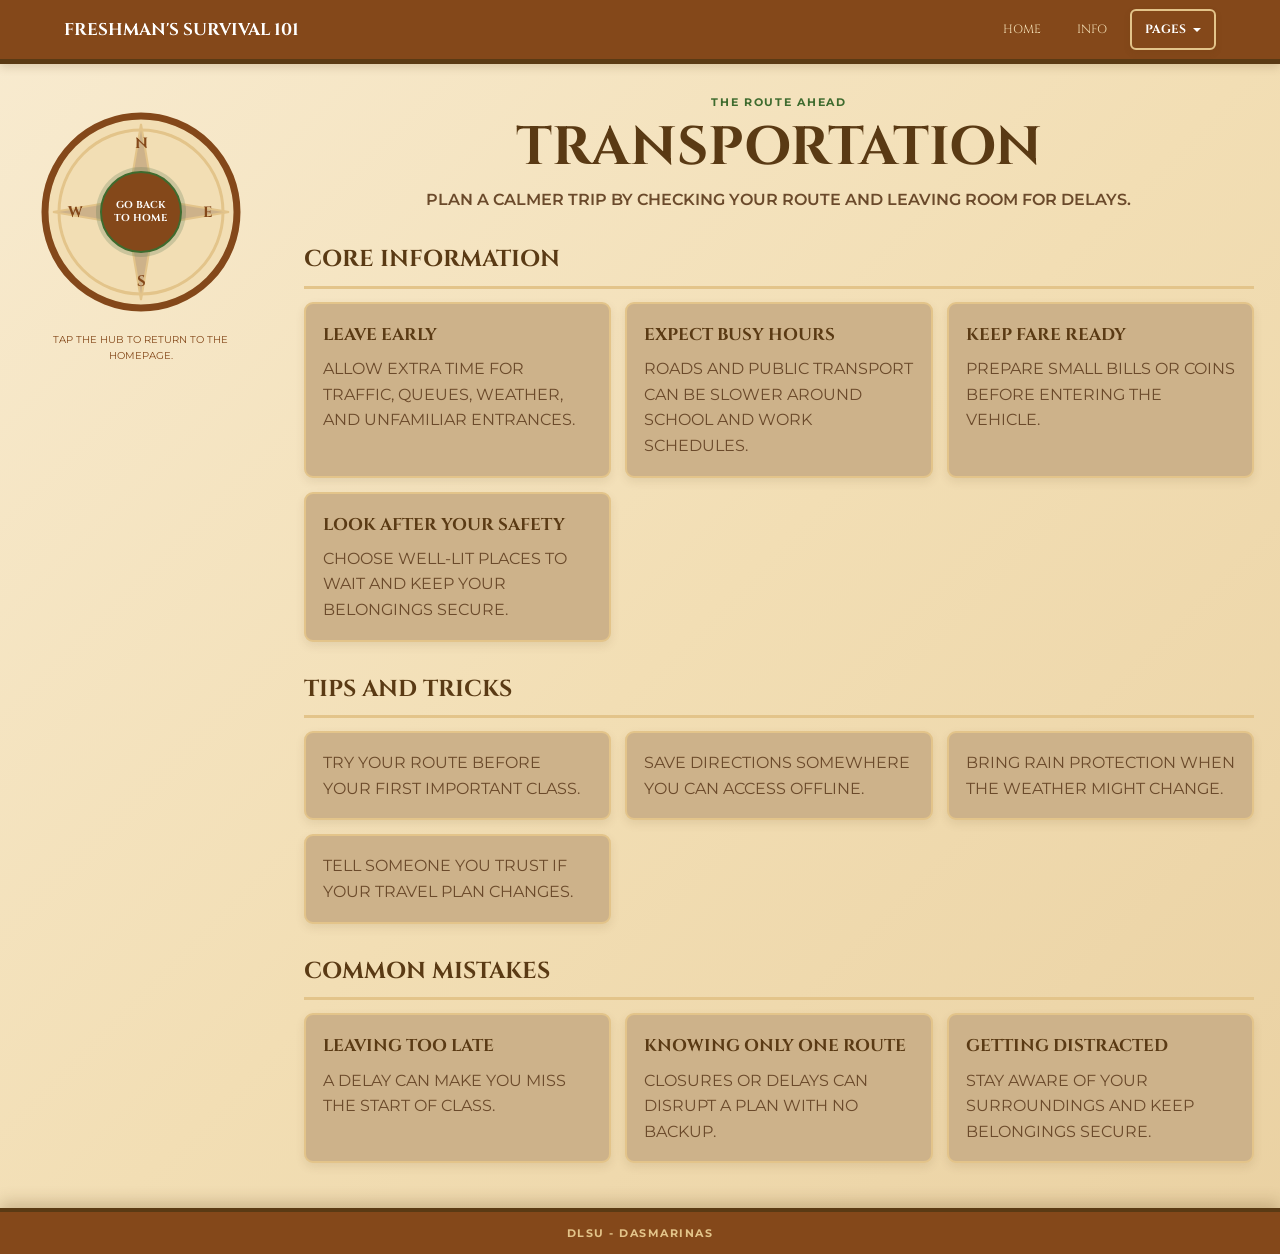
<file: commuting.html>
<!DOCTYPE html>
<html lang="en">
<head>
  <meta charset="UTF-8">
  <meta name="viewport" content="width=device-width, initial-scale=1">
  <title>Campus Life Guides | Freshman's Survival 101</title>
  <link rel="preconnect" href="https://fonts.googleapis.com">
  <link rel="preconnect" href="https://fonts.gstatic.com" crossorigin>
  <link href="https://fonts.googleapis.com/css2?family=Cinzel:wght@600;700&family=Montserrat:wght@400;500;600;700&display=swap" rel="stylesheet">
  <link rel="stylesheet" href="css/style.css?v=homepage-visual-26">
  <link rel="stylesheet" href="css/commuting.css">
</head>
<body>
  <header class="top-bar">
    <a class="logo" href="index.html">Freshman's Survival 101</a>
    <nav aria-label="Main navigation">
      <a href="index.html">Home</a><a href="info.html">Info</a>
      <div class="dropdown"><button class="dropdown-button" type="button">Pages</button>
        <div class="dropdown-menu">
          <a href="info.html#enrollment">Enrollment</a>
          <a href="info.html#syllabus">Syllabus</a>
          <a href="commuting.html#transportation" aria-current="page">Transportation</a>
          <a href="commuting.html#budget">Budget</a>
          <a href="commuting.html#time-management">Time Management</a>
        </div>
      </div>
    </nav>
  </header>

  <main class="commuting-main">
    <div class="guide-layout">
      <aside class="guide-compass" id="guideCompass" aria-label="Guide compass">
        <svg viewBox="0 0 220 220" aria-hidden="true" focusable="false">
          <circle class="guide-compass-rim" cx="110" cy="110" r="96"/>
          <circle class="guide-compass-inner" cx="110" cy="110" r="82"/>
          <path class="guide-compass-point" d="M110 22 L96 105 L110 98 L124 105 Z"/>
          <path class="guide-compass-point" d="M198 110 L115 96 L122 110 L115 124 Z"/>
          <path class="guide-compass-point" d="M110 198 L124 115 L110 122 L96 115 Z"/>
          <path class="guide-compass-point" d="M22 110 L105 124 L98 110 L105 96 Z"/>
          <path class="guide-compass-needle" d="M110 22 L98 105 L110 98 L122 105 Z"/>
          <text class="guide-compass-label" x="110" y="46">N</text>
          <text class="guide-compass-label" x="176" y="115">E</text>
          <text class="guide-compass-label" x="110" y="184">S</text>
          <text class="guide-compass-label" x="44" y="115">W</text>
        </svg>
        <a class="guide-compass-home" href="index.html">GO BACK<br>TO HOME</a>
        <p class="guide-compass-hint">Tap the hub to return to the homepage.</p>
      </aside>
    <div class="commuting-content">
      <section class="guide-view" id="transportation" data-compass-direction="center">
      <section class="page-heading">
        <p class="eyebrow">The Route Ahead</p>
        <h1>Transportation</h1>
        <p class="promise">Plan a calmer trip by checking your route and leaving room for delays.</p>
      </section>

      <section>
        <h2 class="section-title">Core Information</h2>
        <div class="card-grid">
          <article class="card"><h3>Leave Early</h3><p>Allow extra time for traffic, queues, weather, and unfamiliar entrances.</p></article>
          <article class="card"><h3>Expect Busy Hours</h3><p>Roads and public transport can be slower around school and work schedules.</p></article>
          <article class="card"><h3>Keep Fare Ready</h3><p>Prepare small bills or coins before entering the vehicle.</p></article>
          <article class="card"><h3>Look After Your Safety</h3><p>Choose well-lit places to wait and keep your belongings secure.</p></article>
        </div>
      </section>

      <section>
        <h2 class="section-title">Tips and Tricks</h2>
        <div class="card-grid">
          <article class="card"><p>Try your route before your first important class.</p></article>
          <article class="card"><p>Save directions somewhere you can access offline.</p></article>
          <article class="card"><p>Bring rain protection when the weather might change.</p></article>
          <article class="card"><p>Tell someone you trust if your travel plan changes.</p></article>
        </div>
      </section>

      <section>
        <h2 class="section-title">Common Mistakes</h2>
        <div class="card-grid">
          <article class="card"><h3>Leaving Too Late</h3><p>A delay can make you miss the start of class.</p></article>
          <article class="card"><h3>Knowing Only One Route</h3><p>Closures or delays can disrupt a plan with no backup.</p></article>
          <article class="card"><h3>Getting Distracted</h3><p>Stay aware of your surroundings and keep belongings secure.</p></article>
        </div>
      </section>

      </section>

      <section class="guide-view" id="budget" data-compass-direction="west">
      <section class="page-heading">
      <p class="eyebrow">Guard the Treasure</p>
      <h1>Budget</h1>
      <p class="promise">Plan where your allowance goes so everyday costs do not catch you by surprise.</p>
    </section>

    <section>
      <h2 class="section-title">Core Information</h2>
      <div class="card-grid">
        <article class="card"><h3>Small Costs Add Up</h3><p>Food, fares, printing, and school supplies can quietly use up your allowance.</p></article>
        <article class="card"><h3>Know Regular Costs</h3><p>List expected costs, such as transportation, meals, and required materials.</p></article>
        <article class="card"><h3>Plan Flexible Spending</h3><p>Snacks, optional activities, and extra supplies can change from day to day.</p></article>
        <article class="card"><h3>Set a Daily Limit</h3><p>Divide your allowance by the number of days it needs to cover.</p></article>
        <article class="card"><h3>Keep Emergency Money</h3><p>When possible, set aside a small amount for unexpected needs.</p></article>
      </div>
    </section>

    <section>
      <h2 class="section-title">Tips and Tricks</h2>
      <div class="card-grid">
        <article class="card"><p>Separate fare money from flexible spending.</p></article>
        <article class="card"><p>Write down small purchases before you forget.</p></article>
        <article class="card"><p>Check project instructions before buying supplies.</p></article>
        <article class="card"><p>Save receipts when you need to track a purchase.</p></article>
      </div>
    </section>

    <section>
      <h2 class="section-title">Common Mistakes</h2>
      <div class="card-grid">
        <article class="card"><h3>Spending Too Much Early</h3><p>Keep enough for the remaining days of your budget period.</p></article>
        <article class="card"><h3>Forgetting Small Purchases</h3><p>Snacks and printing costs add up when you do not record them.</p></article>
        <article class="card"><h3>Using Emergency Money Casually</h3><p>Try to keep the reserve for unexpected needs.</p></article>
      </div>
    </section>

    <section class="tool-section">
      <h2>Daily Budget Planner</h2>
      <div class="budget-settings">
        <label for="allowanceInput">Allowance (₱)
          <input id="allowanceInput" type="number" min="0" step="100" placeholder="1000">
        </label>
        <label for="daysInput">Number of Days
          <input id="daysInput" type="number" min="1" step="1" placeholder="10">
        </label>
        <label for="dailySpendingInput">Expected Daily Spending (₱)
          <input id="dailySpendingInput" type="number" min="0" step="50" placeholder="300">
        </label>
        <button id="setBudgetButton" type="button">Set Budget</button>
      </div>

      <div class="budget-summary budget-summary-pair">
        <div><span>Daily Budget</span><strong id="dailyBudget">₱0.00</strong></div>
        <div><span>Estimated Daily Savings</span><strong id="estimatedSavings">—</strong></div>
      </div>
      <p id="savingsMessage" class="tool-result" aria-live="polite">Enter expected daily spending to estimate your savings.</p>
      <p id="budgetError" class="error-message" aria-live="polite"></p>
    </section>

      </section>

      <section class="guide-view" id="time-management" data-compass-direction="east">
      <section class="page-heading">
      <p class="eyebrow">Command the Clock</p>
      <h1>Time Management</h1>
      <p class="promise">Build a manageable routine for class, study, rest, and the unexpected.</p>
    </section>

    <section>
      <h2 class="section-title">Core Information</h2>
      <div class="card-grid">
        <article class="card"><h3>A Different Schedule</h3><p>College may have longer breaks between classes and more independent work. Plan some of your own study time.</p></article>
        <article class="card"><h3>Use Vacant Hours</h3><p>Review notes, read a section, or start a small task. You do not need to fill every free minute.</p></article>
        <article class="card"><h3>Start Before the Deadline</h3><p>Break large assignments into smaller steps to avoid last-minute cramming.</p></article>
        <article class="card"><h3>A Study Rule of Thumb</h3><p>About two study hours for each hour of class can be a starting point, not a strict rule.</p></article>
        <article class="card"><h3>Make Rest Part of the Plan</h3><p>Sleep, meals, and breaks support learning. A schedule needs room for rest.</p></article>
      </div>
    </section>

    <section>
      <h2 class="section-title">Tips and Tricks</h2>
      <div class="card-grid">
        <article class="card"><p>Write a short list of today's priorities.</p></article>
        <article class="card"><p>Break projects into steps you can finish in one sitting.</p></article>
        <article class="card"><p>Add travel time and meals to your weekly plan.</p></article>
        <article class="card"><p>Review your schedule once a week and adjust it.</p></article>
      </div>
    </section>

    <section>
      <h2 class="section-title">Common Mistakes</h2>
      <div class="card-grid">
        <article class="card"><h3>Putting Everything Off</h3><p>Starting late leaves less time to ask for help or fix a problem.</p></article>
        <article class="card"><h3>Overloading Your Day</h3><p>Leave room for delays, breaks, and tasks that take longer than expected.</p></article>
        <article class="card"><h3>Skipping Sleep</h3><p>Late nights can make it harder to focus and remember what you studied.</p></article>
      </div>
    </section>

    <section>
      <h2 class="section-title">Build a Weekly Routine</h2>
      <div class="card">
        <p>Start by marking your classes and deadlines, then set aside realistic study blocks. Include travel, meals, and sleep, and leave open time for breaks or unexpected changes. Review your plan once a week and adjust it when your workload changes.</p>
      </div>
    </section>
      </section>
    </div>
    </div>
  </main>

  <script src="guide-views.js"></script>
  <script src="budget.js"></script>
  <footer>DLSU - Dasmarinas</footer>
</body>
</html>
</file>
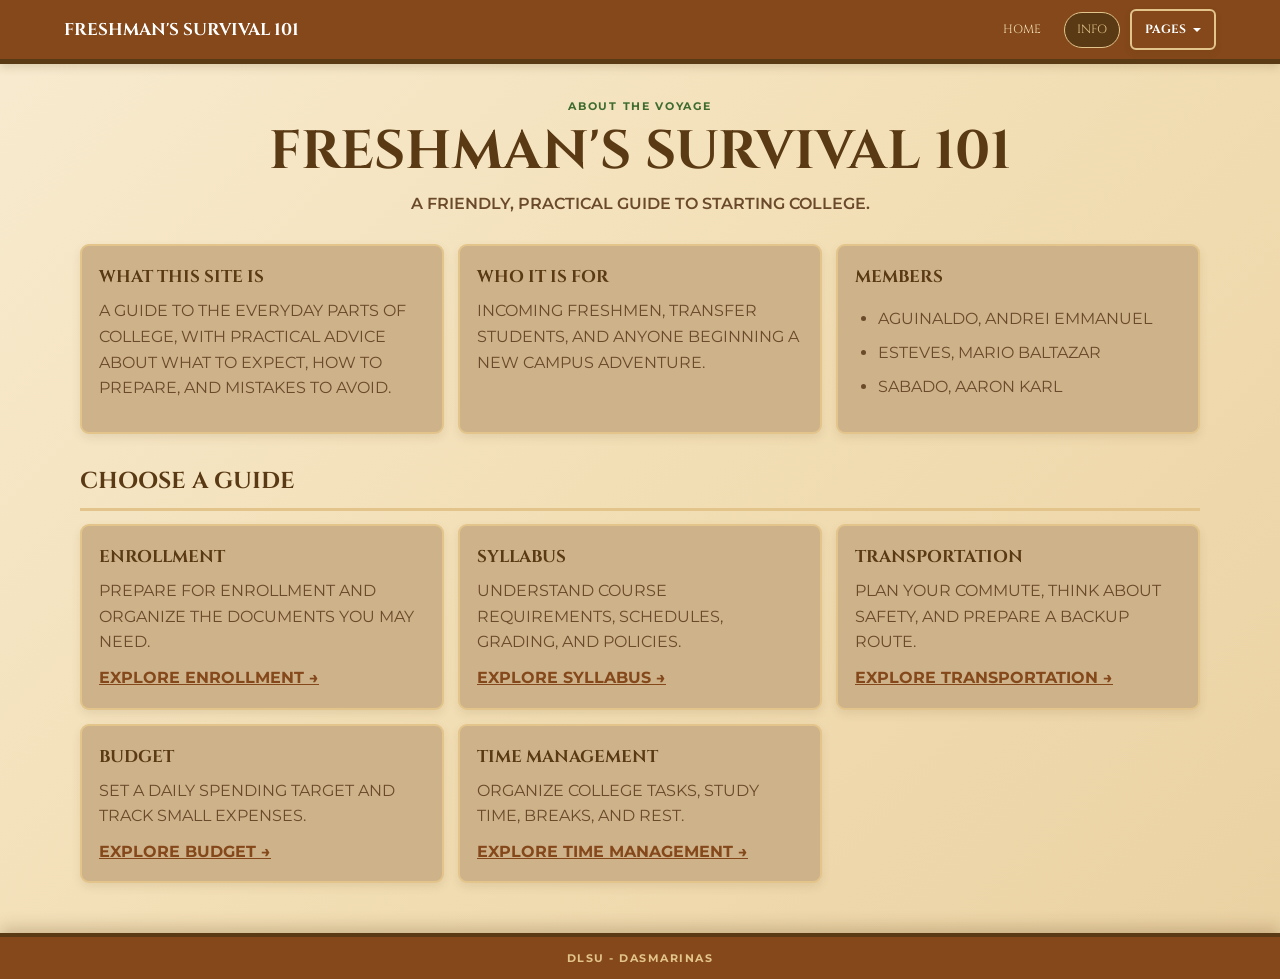
<file: info.html>
<!DOCTYPE html>
<html lang="en">
<head>
  <meta charset="UTF-8">
  <meta name="viewport" content="width=device-width, initial-scale=1">
  <title>College Guides | Freshman's Survival 101</title>
  <link rel="preconnect" href="https://fonts.googleapis.com">
  <link rel="preconnect" href="https://fonts.gstatic.com" crossorigin>
  <link href="https://fonts.googleapis.com/css2?family=Cinzel:wght@600;700&family=Montserrat:wght@400;500;600;700&display=swap" rel="stylesheet">
  <link rel="stylesheet" href="css/style.css?v=homepage-visual-26">
</head>
<body>
  <header class="top-bar">
    <a class="logo" href="index.html">Freshman's Survival 101</a>
    <nav aria-label="Main navigation">
      <a href="index.html">Home</a><a href="info.html" aria-current="page">Info</a>
      <div class="dropdown"><button class="dropdown-button" type="button">Pages</button>
        <div class="dropdown-menu">
          <a href="info.html#enrollment">Enrollment</a>
          <a href="info.html#syllabus">Syllabus</a>
          <a href="commuting.html#transportation">Transportation</a>
          <a href="commuting.html#budget">Budget</a>
          <a href="commuting.html#time-management">Time Management</a>
        </div>
      </div>
    </nav>
  </header>

  <main class="page-main">
    <div class="guide-layout">
      <aside class="guide-compass" id="guideCompass" aria-label="Guide compass" hidden>
        <svg viewBox="0 0 220 220" aria-hidden="true" focusable="false">
          <circle class="guide-compass-rim" cx="110" cy="110" r="96"/>
          <circle class="guide-compass-inner" cx="110" cy="110" r="82"/>
          <path class="guide-compass-point" d="M110 22 L96 105 L110 98 L124 105 Z"/>
          <path class="guide-compass-point" d="M198 110 L115 96 L122 110 L115 124 Z"/>
          <path class="guide-compass-point" d="M110 198 L124 115 L110 122 L96 115 Z"/>
          <path class="guide-compass-point" d="M22 110 L105 124 L98 110 L105 96 Z"/>
          <path class="guide-compass-needle" d="M110 22 L98 105 L110 98 L122 105 Z"/>
          <text class="guide-compass-label" x="110" y="46">N</text>
          <text class="guide-compass-label" x="176" y="115">E</text>
          <text class="guide-compass-label" x="110" y="184">S</text>
          <text class="guide-compass-label" x="44" y="115">W</text>
        </svg>
        <a class="guide-compass-home" href="index.html">GO BACK<br>TO HOME</a>
        <p class="guide-compass-hint">Tap the hub to return to the homepage.</p>
      </aside>
      <div class="guide-content">
    <section class="guide-view" id="overview">
    <section class="page-heading">
      <p class="eyebrow">About the Voyage</p>
      <h1>Freshman's Survival 101</h1>
      <p class="promise">A friendly, practical guide to starting college.</p>
    </section>

    <section class="card-grid about-grid">
      <article class="card">
        <h2>What This Site Is</h2>
        <p>A guide to the everyday parts of college, with practical advice about what to expect, how to prepare, and mistakes to avoid.</p>
      </article>
      <article class="card">
        <h2>Who It Is For</h2>
        <p>Incoming freshmen, transfer students, and anyone beginning a new campus adventure.</p>
      </article>
      <article class="card">
        <h2>Members</h2>
        <ul class="plain-list">
          <li>Aguinaldo, Andrei Emmanuel</li>
          <li>Esteves, Mario Baltazar</li>
          <li>Sabado, Aaron Karl</li>
        </ul>
      </article>
    </section>

    <section>
      <h2 class="section-title">Choose a Guide</h2>
      <div class="card-grid">
        <article class="card"><h3>Enrollment</h3><p>Prepare for enrollment and organize the documents you may need.</p><a class="text-link" href="info.html#enrollment">Explore Enrollment →</a></article>
        <article class="card"><h3>Syllabus</h3><p>Understand course requirements, schedules, grading, and policies.</p><a class="text-link" href="info.html#syllabus">Explore Syllabus →</a></article>
        <article class="card"><h3>Transportation</h3><p>Plan your commute, think about safety, and prepare a backup route.</p><a class="text-link" href="commuting.html#transportation">Explore Transportation →</a></article>
        <article class="card"><h3>Budget</h3><p>Set a daily spending target and track small expenses.</p><a class="text-link" href="commuting.html#budget">Explore Budget →</a></article>
        <article class="card"><h3>Time Management</h3><p>Organize college tasks, study time, breaks, and rest.</p><a class="text-link" href="commuting.html#time-management">Explore Time Management →</a></article>
      </div>
    </section>

    </section>

    <section class="guide-view" id="enrollment" data-compass-direction="north">
    <section class="page-heading">
      <p class="eyebrow">Your First Step Ashore</p>
      <h1>Enrollment</h1>
      <p class="promise">Learn the usual steps and prepare your documents before enrollment gets busy.</p>
    </section>

    <section>
      <h2 class="section-title">Core Information</h2>
      <div class="card-grid">
        <article class="card card-wide">
          <h3>How Enrollment Works</h3>
          <ol class="number-list">
            <li>Check and save your admission result.</li>
            <li>Submit documents as directed by [REPLACE: ADMISSION OFFICE OR WEBSITE].</li>
            <li>Review your assessment and ask about any unclear fees.</li>
            <li>Pay using [REPLACE: APPROVED PAYMENT METHOD] and keep the receipt.</li>
            <li>Confirm your subjects, section, schedule, and rooms AT YOUR STUDENT PORTAL OR STRAIGHT TO THE OFFICE.</li>
            <li>Follow instructions for your ID and orientation at [REPLACE: ID AND ORIENTATION DETAILS].</li>
          </ol>
        </article>

        <article class="card card-wide">
          <h3>Documents You May Need</h3>
          <p>Open each item for a short explanation. Confirm exact requirements with your school.</p>
          <div class="document-list">
            <article class="document-card">
              <button class="document-toggle" type="button" aria-expanded="false">Birth Certificate (PSA)</button>
              <div class="document-details"><p><strong>What:</strong> Official record of birth.</p><p><strong>Where:</strong> PSA office or authorized service.</p><p><strong>Tip:</strong> Ask if an original is required and bring photocopies.</p></div>
            </article>
            <article class="document-card">
              <button class="document-toggle" type="button" aria-expanded="false">Report Card (Form 138)</button>
              <div class="document-details"><p><strong>What:</strong> Your high school record.</p><p><strong>Where:</strong> Your previous school's registrar.</p><p><strong>Tip:</strong> Check signature and original-copy requirements.</p></div>
            </article>
            <article class="document-card">
              <button class="document-toggle" type="button" aria-expanded="false">Good Moral Certificate</button>
              <div class="document-details"><p><strong>What:</strong> A certificate about your student conduct.</p><p><strong>Where:</strong> Previous school's guidance office or registrar.</p><p><strong>Tip:</strong> Request it early so there is time for signatures.</p></div>
            </article>
            <article class="document-card">
              <button class="document-toggle" type="button" aria-expanded="false">2x2 ID Pictures</button>
              <div class="document-details"><p><strong>What:</strong> Recent photographs for student records.</p><p><strong>Where:</strong> Photo studio or school booth.</p><p><strong>Tip:</strong> Bring 2 to 3 extra copies and check background rules.</p></div>
            </article>
            <article class="document-card">
              <button class="document-toggle" type="button" aria-expanded="false">Medical Certificate</button>
              <div class="document-details"><p><strong>What:</strong> A health document completed by a provider.</p><p><strong>Where:</strong> A clinic or [REPLACE: SCHOOL HEALTH OFFICE].</p><p><strong>Tip:</strong> Ask for the school's form before your appointment.</p></div>
            </article>
            <article class="document-card">
              <button class="document-toggle" type="button" aria-expanded="false">Valid Identification</button>
              <div class="document-details"><p><strong>What:</strong> An accepted government or school ID.</p><p><strong>Where:</strong> The agency or school that issues it.</p><p><strong>Tip:</strong> Keep the original safe and bring a photocopy if asked.</p></div>
            </article>
            <article class="document-card">
              <button class="document-toggle" type="button" aria-expanded="false">Application or Admission Form</button>
              <div class="document-details"><p><strong>What:</strong> A form with your personal and program information.</p><p><strong>Where:</strong> [REPLACE: ADMISSION WEBSITE OR OFFICE].</p><p><strong>Tip:</strong> Check spelling and contact details before submitting.</p></div>
            </article>
          </div>
        </article>

      </div>
    </section>

    <section>
      <h2 class="section-title">Tips and Tricks</h2>
      <div class="card-grid">
        <article class="card"><p>Use one folder for originals and one for photocopies.</p></article>
        <article class="card"><p>Check requirements before traveling to campus.</p></article>
        <article class="card"><p>Photograph receipts and confirmation slips.</p></article>
        <article class="card"><p>Ask for written instructions if there are many steps.</p></article>
      </div>
    </section>

    <section>
      <h2 class="section-title">Common Mistakes</h2>
      <div class="card-grid">
        <article class="card"><h3>Going on the Last Day</h3><p>Long lines or a missing paper can add stress.</p></article>
        <article class="card"><h3>Forgetting a Document</h3><p>Confirm which originals and copies are required.</p></article>
        <article class="card"><h3>Not Checking the Schedule</h3><p>Review your section, subjects, rooms, and class times.</p></article>
      </div>
    </section>

    <section class="tool-section">
      <h2>Document Checklist</h2>
      <p id="doneCounter" class="tool-counter" aria-live="polite">DONE: 0 OF 7</p>
      <p id="allDoneMessage" class="all-done" aria-live="polite"></p>
      <div id="documentChecklist" class="checklist"></div>
    </section>
    </section>

    <section class="guide-view" id="syllabus" data-compass-direction="south">
    <section class="page-heading">
      <p class="eyebrow">Read the Course Map</p>
      <h1>Syllabus</h1>
      <p class="promise">Use your syllabus to plan ahead and understand what each course expects.</p>
    </section>

    <section>
      <h2 class="section-title">Core Information</h2>
      <div class="card-grid">
        <article class="card"><h3>What Is a Syllabus?</h3><p>A syllabus is a course guide explaining what you will study, what work you will do, and how the class is organized.</p></article>
        <article class="card"><h3>Why It Matters</h3><p>It helps you check deadlines, rules, and requirements instead of relying on memory.</p></article>
        <article class="card"><h3>How to Read One</h3><p>Start with course expectations and grading. Then check the schedule and policies and write important dates down.</p></article>
        <article class="card"><h3>Course Description</h3><p>Introduces the subject and the main skills you are expected to gain.</p></article>
        <article class="card"><h3>Topics and Schedule</h3><p>Lists lessons and activities. The order may change, so listen for updates.</p></article>
        <article class="card"><h3>Grading System</h3><p>Explains the types of work used to calculate your grade and percentage.</p></article>
        <article class="card"><h3>Quizzes and Projects</h3><p>Lists assignments, projects, quizzes, and how to submit them.</p></article>
        <article class="card"><h3>Class Participation</h3><p>Explains whether discussions, attendance, or activities are part of the course.</p></article>
        <article class="card"><h3>Attendance and Late Work</h3><p>Check each instructor's rules in terms of class attendance.</p></article>
      </div>
    </section>

    <section>
      <h2 class="section-title">Tips and Tricks</h2>
      <div class="card-grid">
        <article class="card"><p>Read the entire syllabus during the first week.</p></article>
        <article class="card"><p>Add major deadlines to your calendar immediately.</p></article>
        <article class="card"><p>Keep a copy where you can find it quickly.</p></article>
        <article class="card"><p>Ask early if a requirement is unclear.</p></article>
      </div>
    </section>

    <section>
      <h2 class="section-title">Common Mistakes</h2>
      <div class="card-grid">
        <article class="card"><h3>Never Reading It</h3><p>You may miss grading, attendance, or assignment rules.</p></article>
        <article class="card"><h3>Missing Deadlines</h3><p>Write dates down instead of expecting to remember them.</p></article>
        <article class="card"><h3>Assuming Every Course Is the Same</h3><p>Check each instructor's expectations separately.</p></article>
      </div>
    </section>

    <section class="tool-section">
      <h2>GPA Scale</h2>
      <div class="checklist gpa-scale-list">
        <div><strong>4.00</strong> — Highest</div>
        <div><strong>3.00</strong> — Above average</div>
        <div><strong>2.00</strong> — Average</div>
        <div><strong>1.00</strong> — Lowest</div>
      </div>
      <p class="scale-note">Scale meanings may vary by school; check your syllabus for the official grading system.</p>
    </section>
    </section>
      </div>
    </div>
  </main>

  <script src="guide-views.js"></script>
  <script src="enrollment.js"></script>
  <footer>DLSU - Dasmarinas</footer>
</body>
</html>
</file>
<file: css/style.css>
:root {
  --cream: #f2deb4;  --brown: #84481a;  --dark: #5a3a14;  --tan: #cdb28a;  --gold: #e3c48a;  --green: #3e6b2e;  --coral: #d9735f;  --text: #6b4a2b;
}
* {
  box-sizing: border-box;
}
html {
  min-height: 100%;  scroll-behavior: smooth;
}
body {
  min-height: 100vh;  margin: 0;  display: flex;  flex-direction: column;  background: linear-gradient(135deg, #f8ebd0 0%, var(--cream) 52%, #ead1a2 100%);  color: var(--text);  font-family: "Montserrat", Arial, sans-serif;  text-transform: uppercase;  line-height: 1.6;
}
h1, h2, h3, .logo, nav, .compass-button, .compass-letter {
  font-family: "Cinzel", Georgia, serif;
}
button, input {
  font: inherit;  text-transform: uppercase;
}
button, a, input {
  outline: none;
}
button:focus-visible, a:focus-visible, input:focus-visible {
  outline: 3px solid var(--coral);  outline-offset: 3px;
}
button {
  cursor: pointer;
}
button, .top-bar nav > a, .dropdown-menu a, .compass-button {
  font-family: "Cinzel", Georgia, serif;
}
.top-bar {
  position: relative;  z-index: 10;  min-height: 58px;  padding: 9px 5%;  display: flex;  align-items: center;  justify-content: space-between;  gap: 20px;  border-bottom: 5px solid var(--dark);  background: var(--brown);  color: white;  box-shadow: 0 3px 9px rgba(90, 58, 20, 0.18);
}
.logo {
  color: white;  font-size: 17px;  font-weight: 700;  text-decoration: none;
}
nav {
  display: flex;  align-items: center;  gap: 10px;
}
nav > a, .dropdown-button {
  min-height: 36px;  display: inline-flex;  align-items: center;  padding: 7px 12px;  border: 1px solid transparent;  border-radius: 999px;  color: var(--cream);  font-size: 12px;  text-decoration: none;  transition: background 150ms ease, border-color 150ms ease, color 150ms ease;
}
nav > a:hover, .dropdown-button:hover, .dropdown:hover .dropdown-button, .dropdown:focus-within .dropdown-button {
  border-color: var(--gold);  background: rgba(90, 58, 20, 0.45);  color: var(--gold);
}
nav > a[aria-current="page"] {
  border-color: var(--gold);  background: var(--dark);  color: var(--gold);
}
.logo:hover {
  color: var(--gold);
}
.dropdown {
  position: relative;
}
.dropdown-button {
  background: transparent;
}
.dropdown-button::after {
  width: 0;  height: 0;  margin-left: 7px;  border: 4px solid transparent;  border-top-color: currentColor;  content: "";  translate: 0 2px;
}
.dropdown-menu {
  position: absolute;  top: 100%;  right: 0;  display: none;  width: 210px;  padding: 8px;  border: 2px solid var(--gold);  border-radius: 7px;  background: var(--brown);  box-shadow: 0 8px 18px rgba(90, 58, 20, 0.22);
}
.dropdown:hover .dropdown-menu, .dropdown:focus-within .dropdown-menu {
  display: block;
}
.dropdown-menu a {
  display: block;  padding: 9px 11px;  border-radius: 4px;  color: white;  font-size: 12px;  text-decoration: none;
}
.dropdown-menu a:hover {
  background: var(--coral);
}
main {
  flex: 1;
}
.home-main, .page-main {
  width: min(1120px, 92%);  margin: 0 auto;  padding: 34px 0 50px;
}
.guide-layout {
  display: grid;  grid-template-columns: minmax(180px, 230px) minmax(0, 1fr);  align-items: start;  gap: clamp(24px, 4vw, 48px);
}
.guide-layout:not(.has-compass) {
  display: block;
}
.guide-content, .commuting-content {
  min-width: 0;
}
.guide-compass {
  position: sticky;  top: 24px;  width: min(220px, 100%);  margin: 8px auto 0;  display: grid;  justify-items: center;  text-align: center;
}
.guide-compass[hidden] {
  display: none;
}
.guide-compass svg {
  display: block;  width: 100%;  height: auto;
}
.guide-compass-rim {
  fill: var(--cream);  stroke: var(--brown);  stroke-width: 7;
}
.guide-compass-inner {
  fill: none;  stroke: #e3c48a;  stroke-width: 3;
}
.guide-compass-point {
  fill: #cdb28a;  stroke: #e3c48a;  stroke-width: 2;
}
.guide-compass-needle {
  fill: var(--green);  stroke: #e3c48a;  stroke-width: 2;  transform-box: view-box;  transform-origin: 110px 110px;  transition: transform 250ms ease, opacity 250ms ease;
}
.guide-compass[data-direction="east"] .guide-compass-needle {
  transform: rotate(90deg);
}
.guide-compass[data-direction="south"] .guide-compass-needle {
  transform: rotate(180deg);
}
.guide-compass[data-direction="west"] .guide-compass-needle {
  transform: rotate(270deg);
}
.guide-compass[data-direction="center"] .guide-compass-needle {
  opacity: 0;
}
.guide-compass-label {
  fill: var(--brown);  font-family: "Cinzel", Georgia, serif;  font-size: 15px;  font-weight: 700;  text-anchor: middle;
}
.guide-compass-home {
  position: absolute;  top: 110px;  left: 50%;  width: 82px;  height: 82px;  translate: -50% -50%;  display: grid;  place-content: center;  border: 2px solid var(--gold);  border-radius: 50%;  background: var(--brown);  box-shadow: 0 5px 12px rgba(90, 58, 20, 0.2);  color: white;  font-family: "Cinzel", Georgia, serif;  font-size: 10px;  font-weight: 700;  line-height: 1.35;  text-decoration: none;  transition: border-color 150ms ease, box-shadow 150ms ease;
}
.guide-compass-home:hover, .guide-compass-home:focus-visible, .guide-compass[data-direction="center"] .guide-compass-home {
  border-color: var(--green);  box-shadow: 0 0 0 4px rgba(63, 107, 69, 0.22);
}
.guide-compass-hint {
  margin: 10px 0 0;  color: var(--brown);  font-size: 10px;
}
.guide-view[data-compass-direction] {
  scroll-margin-top: 290px;
}
.home-main {
  width: min(1280px, 94%);  padding-top: 24px;
}
.home-intro {
  max-width: 760px;  margin: 0 auto 20px;  text-align: center;
}
.home-intro h1 {
  margin: 4px 0 7px;  color: var(--dark);  font-size: clamp(27px, 3.6vw, 42px);  line-height: 1.2;
}
.home-intro > p:last-child {
  margin: 0;
}
.eyebrow {
  margin: 0 0 4px;  color: var(--green);  font-size: 11px;  font-weight: 700;  letter-spacing: 1.7px;
}
.home-columns {
  min-height: 440px;  display: grid;  grid-template-columns: minmax(330px, 0.85fr) minmax(0, 1.35fr);  align-items: center;  gap: clamp(26px, 5vw, 68px);
}
.compass-column, .map-column {
  min-width: 0;
}
.compass-wrapper {
  position: relative;  width: min(410px, 100%);  aspect-ratio: 1;  margin: 0 auto;
}
.compass-svg {
  display: block;  width: 100%;  height: 100%;  transform-origin: center;  transition: transform 600ms ease;  filter: drop-shadow(0 8px 10px rgba(90, 58, 20, 0.2));
}
.compass-letter {
  font-size: 24px;  font-weight: 700;
}
.compass-button {
  position: absolute;  z-index: 3;  min-height: 30px;  padding: 5px 9px;  border: 2px solid var(--gold);  border-radius: 999px;  background: var(--brown);  color: white;  font-size: 8px;  font-weight: 700;  line-height: 1.1;  white-space: nowrap;  box-shadow: 0 3px 7px rgba(90, 58, 20, 0.22);  transition: transform 150ms ease, background 150ms ease;
}
.compass-north {
  top: -5px;  left: 50%;  translate: -50% 0;
}
.compass-south {
  bottom: -5px;  left: 50%;  translate: -50% 0;
}
.compass-west {
  top: 50%;  left: -12px;  translate: -50% -50%;
}
.compass-east {
  top: 50%;  right: -12px;  translate: 50% -50%;
}
.compass-center {
  top: 50%;  left: 50%;  min-width: 104px;  translate: -50% -50%;
}
.compass-button:hover, .compass-button.active {
  background: var(--coral);  transform: scale(1.06);
}
.compass-caption, .map-caption {
  margin: 8px 0 0;  font-size: 10px;  text-align: center;
}
.map-heading {
  display: flex;  align-items: center;  gap: 11px;  margin-bottom: 10px;
}
.map-heading h2, .map-heading p {
  margin: 0;
}
.map-heading h2 {
  color: var(--dark);  font-size: 22px;
}
.map-stamp {
  width: 40px;  height: 40px;  display: grid;  flex: 0 0 auto;  place-items: center;  border: 2px solid var(--gold);  border-radius: 50%;  background: var(--brown);  color: var(--gold);  font-size: 20px;
}
.map-frame {
  overflow: hidden;  padding: 6px;  border: 8px ridge var(--brown);  border-radius: 16px;  background: linear-gradient(135deg, #edcf91, #a76b2c 48%, #edcf91);  box-shadow: inset 0 0 0 2px var(--gold), 0 8px 15px rgba(90, 58, 20, 0.22);
}
.map-svg {
  display: block;  width: 100%;  height: auto;  aspect-ratio: 1920 / 1080;
}
.map-fallback {
  pointer-events: none;
}
.map-label {
  fill: var(--dark);  font-family: "Cinzel", Georgia, serif;  font-size: 40px;  font-weight: 700;  paint-order: stroke;  stroke: var(--cream);  stroke-width: 2px;  stroke-linejoin: round;  text-anchor: middle;  pointer-events: none;
}
.map-label-long {
  font-size: 32px;
}
.map-label-transportation {
  font-size: 36px;
}
.map-label-backplate {
  fill: rgba(242, 222, 180, 0.94);  stroke: #cdb28a;  stroke-width: 3;
}
.tip-strip {
  display: grid;  grid-template-columns: 220px minmax(0, 1fr) auto;  align-items: center;  gap: 18px;  margin-top: 22px;  padding: 16px 19px;  border: 2px solid var(--gold);  border-radius: 9px;  background: rgba(205, 178, 138, 0.72);
}
.tip-strip h2, .tip-strip p {
  margin: 0;
}
.tip-strip h2 {
  color: var(--dark);  font-size: 17px;
}
.tip-strip > p {
  text-align: center;  font-weight: 600;
}
button[type="button"], button[type="submit"] {
  padding: 9px 13px;  border: 2px solid var(--gold);  border-radius: 6px;  background: var(--brown);  color: white;  font-weight: 700;  box-shadow: 0 3px 7px rgba(90, 58, 20, 0.12);  transition: background 150ms ease, transform 150ms ease;
}
button[type="button"]:hover, button[type="submit"]:hover {
  background: var(--coral);  transform: translateY(-1px);
}
button.document-toggle:hover, button.document-toggle:focus-visible {
  background: var(--dark);
}
.guide-view[hidden] {
  display: none;
}
.page-heading {
  margin-bottom: 28px;  text-align: center;
}
.page-heading h1 {
  margin: 3px 0 6px;  color: var(--dark);  font-size: clamp(32px, 5vw, 54px);  line-height: 1.2;
}
.promise {
  max-width: 760px;  margin: 0 auto;  font-weight: 600;
}
.section-title {
  margin: 30px 0 13px;  padding-bottom: 7px;  border-bottom: 3px solid var(--gold);  color: var(--dark);  font-size: 23px;
}
.card-grid {
  display: grid;  grid-template-columns: repeat(3, minmax(0, 1fr));  gap: 14px;
}
.card {
  padding: 17px;  border: 2px solid var(--gold);  border-radius: 9px;  background: var(--tan);  box-shadow: 0 4px 10px rgba(90, 58, 20, 0.1);
}
.card h2, .card h3 {
  margin: 0 0 8px;  color: var(--dark);  font-size: 17px;
}
.card p {
  margin: 0;
}
.card-wide {
  grid-column: 1 / -1;
}
.number-list, .plain-list {
  padding-left: 23px;
}
.number-list li, .plain-list li {
  margin-bottom: 8px;
}
.document-list {
  display: grid;  grid-template-columns: repeat(2, minmax(0, 1fr));  gap: 9px;
}
.document-card {
  overflow: hidden;  border: 1px solid var(--gold);  border-radius: 6px;  background: var(--cream);
}
.document-toggle {
  width: 100%;  border-radius: 0 !important;  text-align: left;
}
.document-details {
  display: none;  padding: 9px 12px;
}
.document-details p {
  margin: 5px 0;
}
.document-card.expanded .document-details {
  display: block;
}
.tool-section {
  margin-top: 32px;  padding: 22px;  border: 2px solid var(--gold);  border-radius: 9px;  background: rgba(205, 178, 138, 0.55);
}
.tool-section h2 {
  margin-top: 0;  color: var(--dark);
}
.tool-counter, .all-done, .tool-result {
  font-weight: 700;
}
.all-done {
  color: var(--green);
}
.checklist {
  display: grid;  grid-template-columns: repeat(2, minmax(0, 1fr));  gap: 8px;
}
.checklist label {
  display: flex;  align-items: center;  gap: 8px;  padding: 9px;  border: 1px solid var(--gold);  border-radius: 6px;  background: var(--cream);  cursor: pointer;
}
.gpa-scale-list > div {
  display: flex;  align-items: center;  gap: 8px;  padding: 9px;  border: 1px solid var(--gold);  border-radius: 6px;  background: var(--cream);
}
.scale-note {
  margin-bottom: 0;  font-size: 0.9rem;
}
.checklist input, .task-list input[type="checkbox"] {
  width: auto;  accent-color: var(--green);
}
.grade-rows {
  display: grid;  gap: 9px;  margin: 14px 0;
}
.grade-row {
  display: grid;  grid-template-columns: 1fr 1fr;  gap: 10px;
}
.grade-row label, .budget-settings label {
  font-weight: 700;
}
input {
  width: 100%;  margin-top: 4px;  padding: 10px;  border: 2px solid var(--tan);  border-radius: 6px;  background: #fffaf0;  color: var(--text);
}
.budget-settings, .task-form {
  display: flex;  align-items: end;  gap: 10px;
}
.budget-settings label {
  flex: 1;
}
.budget-summary {
  display: grid;  grid-template-columns: repeat(4, minmax(0, 1fr));  gap: 9px;  margin: 17px 0;
}
.budget-summary-pair {
  grid-template-columns: repeat(2, minmax(0, 1fr));
}
.budget-summary div {
  padding: 11px 8px;  border: 2px solid var(--gold);  border-radius: 7px;  background: var(--cream);  text-align: center;
}
.budget-summary span, .budget-summary strong {
  display: block;
}
.budget-summary strong {
  color: var(--green);
}
.task-form input {
  flex: 1;
}
.task-list {
  margin: 12px 0 0;  padding: 0;  list-style: none;
}
.task-list li {
  display: flex;  align-items: center;  justify-content: space-between;  gap: 10px;  margin-bottom: 7px;  padding: 9px;  border: 1px solid var(--gold);  border-radius: 6px;  background: var(--cream);
}
.task-list label {
  display: flex;  flex: 1;  align-items: center;  gap: 8px;  cursor: pointer;
}
.task-list li.done span {
  text-decoration: line-through;  opacity: 0.65;
}
.error-message {
  min-height: 24px;  color: #8d3026;  font-weight: 700;
}
.text-link {
  display: inline-block;  margin-top: 10px;  color: var(--brown);  font-weight: 700;
}
.text-link:hover {
  color: var(--coral);
}
footer {
  min-height: 46px;  display: flex;  align-items: center;  justify-content: center;  padding: 8px 16px;  border-top: 4px solid var(--dark);  background: var(--brown);  color: var(--gold);  font-size: 11px;  font-weight: 700;  letter-spacing: 1.5px;  text-align: center;  box-shadow: 0 -6px 16px rgba(90, 58, 20, 0.24);
}
.sr-only {
  position: absolute;  width: 1px;  height: 1px;  padding: 0;  overflow: hidden;  clip: rect(0, 0, 0, 0);  white-space: nowrap;  border: 0;
}
@media (max-width: 900px) {
  .home-columns {
    grid-template-columns: 1fr;  gap: 32px;
  }
  .compass-wrapper {
    width: min(410px, 80vw);
  }
  .card-grid {
    grid-template-columns: repeat(2, minmax(0, 1fr));
  }
  .about-grid {
    grid-template-columns: repeat(3, minmax(0, 1fr));
  }
}
@media (max-width: 600px) {
  .top-bar {
    align-items: flex-start;  flex-direction: column;  gap: 5px;
  }
  nav {
    flex-wrap: wrap;  gap: 5px 8px;
  }
  .dropdown-menu {
    right: auto;  left: 0;
  }
  .home-main, .page-main {
    width: 92%;  padding-top: 22px;
  }
  .home-intro h1 {
    font-size: 28px;
  }
  .compass-wrapper {
    width: min(350px, 78vw);
  }
  .compass-button {
    min-height: 28px;  padding: 4px 7px;  font-size: 7px;
  }
  .compass-center {
    min-width: 95px;
  }
  .card-grid, .document-list, .checklist, .budget-summary {
    grid-template-columns: 1fr;
  }
  .grade-row {
    grid-template-columns: 1fr;
  }
  .budget-settings, .task-form {
    align-items: stretch;  flex-direction: column;
  }
  .budget-settings label {
    width: 100%;
  }
  .tip-strip {
    grid-template-columns: 1fr;  text-align: center;
  }
}
@media (prefers-reduced-motion: reduce) {
  *, *::before, *::after {
    scroll-behavior: auto !important;  transition-duration: 0.01ms !important;
  }
}
.home-main {
  width: min(1400px, 96%);  margin: auto;  padding: 14px 0 30px;  display: flex;  flex-direction: column;  align-items: center;
}
.home-intro {
  width: 100%;  max-width: none;  margin-bottom: 32px;  padding: 8px 20px;  border: 1px solid rgba(132, 72, 26, 0.16);  border-radius: 16px;  background: rgba(255, 248, 232, 0.55);  box-shadow: 0 8px 20px rgba(90, 58, 20, 0.1);
}
.home-intro .eyebrow {
  color: var(--brown);  font-size: 10px;  letter-spacing: 1.5px;
}
.home-intro > p:last-child {
  max-width: 900px;  margin: 0 auto;  text-wrap: balance;
}
.no-wrap {
  white-space: nowrap;
}
.home-columns {
  width: 100%;  display: grid;  grid-template-columns: minmax(560px, 0.9fr) minmax(0, 1.3fr);  align-items: center;  gap: clamp(120px, 8vw, 130px);
}
.compass-column, .map-column {
  min-width: 0;
}
.compass-wrapper {
  --compass-label-gap: 8px;  --compass-button-height: 40px;  position: relative;  top: 12px;  width: min(460px, 100%);  aspect-ratio: 1;  margin: 0 auto;  transform: translateX(28px);
}
.compass-svg {
  display: block;  width: 100%;  height: 100%;  filter: drop-shadow(0 13px 16px rgba(90, 58, 20, 0.26));
}
#compassRose {
  transform-box: view-box;  transform-origin: 250px 250px;  transition: transform 650ms cubic-bezier(0.2, 0.75, 0.25, 1);
}
#selectedCompassNeedle {
  transform-box: view-box;  transform-origin: 250px 250px;  transition: transform 650ms cubic-bezier(0.2, 0.75, 0.25, 1), opacity 120ms ease;
}
.compass-letter {
  font-size: 24px;  font-weight: 700;
}
.compass-button {
  position: absolute;  z-index: 3;  min-height: 40px;  padding: 8px 14px;  border: 2px solid var(--gold);  border-radius: 999px;  background: var(--brown);  color: white;  font-family: "Cinzel", Georgia, serif;  font-size: 12px;  font-weight: 700;  line-height: 1.1;  text-decoration: none;  white-space: nowrap;  box-shadow: 0 5px 10px rgba(90, 58, 20, 0.26);  transition: transform 150ms ease, background 150ms ease;
}
.compass-north {
  top: calc(2.4% - var(--compass-label-gap) - var(--compass-button-height));  left: 50%;  translate: -50% 0;
}
.compass-south {
  bottom: calc(2.4% - var(--compass-label-gap) - var(--compass-button-height));  left: 50%;  translate: -50% 0;
}
.compass-west {
  top: 50%;  left: auto;  right: calc(100% - 2.4% + var(--compass-label-gap));  translate: 0 -50%;
}
.compass-east {
  top: 50%;  left: calc(100% - 2.4% + var(--compass-label-gap));  right: auto;  min-width: 126px;  white-space: normal;  line-height: 1.05;  text-align: center;  translate: 0 -50%;
}
.compass-center {
  top: 50%;  left: 50%;  min-width: 136px;  padding: 9px 14px;  translate: -50% -50%;
}
.compass-button:hover, .compass-button:focus-visible, .compass-button.active {
  background: var(--coral);  transform: scale(1.06);
}
.compass-button:focus-visible {
  outline: 3px solid var(--coral);  outline-offset: 3px;
}
.guide-panel {
  display: grid;  grid-template-rows: 0fr;  opacity: 0;  margin-top: 0;  border: 0 solid var(--gold);  border-radius: 8px;  background: var(--tan);  transition: grid-template-rows 250ms ease, opacity 200ms ease, margin-top 250ms ease, border-width 250ms ease;
}
.guide-panel.is-open {
  grid-template-rows: 1fr;  opacity: 1;  margin-top: 16px;  border-width: 2px;
}
.guide-panel-inner {
  min-height: 0;  overflow: hidden;
}
.guide-panel-content {
  padding: 0 15px;
}
.guide-panel.is-open .guide-panel-content {
  padding: 13px 15px;
}
.guide-panel h2 {
  margin: 0 0 5px;  color: var(--dark);  font-size: 18px;
}
.guide-panel p {
  margin: 0 0 8px;  font-size: 13px;
}
.guide-link {
  display: inline-block;  color: var(--brown);  font-weight: 700;
}
.guide-link:hover {
  color: var(--coral);
}
.map-frame {
  overflow: hidden;  border: 3px solid var(--brown);  border-radius: 12px;  background: #e4c77d;  box-shadow: 0 13px 24px rgba(90, 58, 20, 0.24);
}
.map-svg {
  display: block;  width: 100%;  height: auto;  aspect-ratio: 1920 / 1080;
}
.map-fallback {
  pointer-events: none;
}
.map-label {
  fill: var(--dark);  font-family: "Cinzel", Georgia, serif;  font-size: 40px;  font-weight: 700;  paint-order: stroke;  stroke: var(--cream);  stroke-width: 2px;  stroke-linejoin: round;  text-anchor: middle;  pointer-events: none;
}
.map-label-long {
  font-size: 32px;
}
.map-label-transportation {
  font-size: 36px;
}
.map-column {
  position: relative;  top: 12px;  align-self: center;
}
.guide-cards {
  width: 100%;  margin-top: 60px;  padding: 18px 20px 20px;  border: 1px solid rgba(132, 72, 26, 0.2);  border-radius: 16px;  background: rgba(255, 248, 232, 0.58);  box-shadow: 0 8px 20px rgba(90, 58, 20, 0.1);
}
.guide-cards h2 {
  margin: 0 0 14px;  color: var(--dark);  font-size: clamp(18px, 2vw, 24px);  text-align: center;
}
.guide-card-grid {
  display: grid;  grid-template-columns: repeat(5, minmax(0, 1fr));  gap: 12px;
}
.guide-card {
  min-width: 0;  display: flex;  flex-direction: column;  align-items: flex-start;  gap: 9px;  padding: 14px;  border: 1px solid rgba(132, 72, 26, 0.18);  border-radius: 12px;  background: rgba(255, 252, 242, 0.85);  color: var(--text);  box-shadow: 0 4px 10px rgba(90, 58, 20, 0.08);
}
.guide-card-heading {
  display: flex;  align-items: center;  gap: 10px;
}
.guide-card-icon {
  width: 34px;  height: 34px;  display: grid;  flex: 0 0 auto;  place-items: center;  border-radius: 50%;  background: var(--brown);  color: var(--gold);
}
.guide-card-icon svg {
  width: 19px;  height: 19px;  fill: none;  stroke: currentColor;  stroke-width: 1.8;  stroke-linecap: round;  stroke-linejoin: round;
}
.guide-card-title {
  color: var(--dark);  font-family: "Cinzel", Georgia, serif;  font-size: 13px;  font-weight: 700;  line-height: 1.2;
}
.guide-card-description {
  font-size: 10px;  line-height: 1.4;
}
@media (min-width: 1200px) and (max-width: 1430px) {
  .home-columns {
    grid-template-columns: minmax(520px, 0.9fr) minmax(0, 1.3fr);  gap: 130px;
  }
  .compass-wrapper {
    width: min(440px, calc(25vw + 100px));  transform: translateX(28px);
  }
}
@media (max-width: 1200px) {
  .home-columns {
    grid-template-columns: 1fr;  gap: 56px;
  }
  .compass-wrapper {
    width: min(420px, 84vw);  transform: none;
  }
  .guide-card-grid {
    grid-template-columns: repeat(3, minmax(0, 1fr));
  }
}
@media (max-width: 850px) {
  .guide-layout.has-compass {
    grid-template-columns: 1fr;
  }
  .guide-compass {
    position: relative;  width: min(220px, 68vw);  margin: 0 auto 24px;
  }
  .home-main {
    align-items: flex-start;
  }
  .home-columns {
    grid-template-columns: 1fr;  gap: 56px;
  }
  .compass-wrapper {
    width: min(380px, calc(100vw - 288px));  transform: none;
  }
  .home-intro {
    padding: 8px 16px;
  }
  .compass-button {
    min-height: 34px;  padding: 7px 10px;  font-size: 10px;
  }
  .compass-wrapper {
    --compass-button-height: 34px;
  }
  .compass-center {
    min-width: 126px;
  }
  .map-column {
    width: 100%;
  }
}
@media (max-width: 500px) {
  .home-main {
    width: 90%;  padding: 18px 0;
  }
  .compass-wrapper {
    left: -16px;  width: min(286px, calc(100vw - 214px));  --compass-label-gap: 6px;
  }
  .compass-button {
    min-height: 32px;  padding: 6px 8px;  font-size: 9px;
  }
  .compass-wrapper {
    --compass-button-height: 32px;
  }
  .compass-center {
    min-width: 116px;
  }
  .guide-cards {
    padding: 16px 12px;
  }
  .guide-card-grid {
    grid-template-columns: repeat(2, minmax(0, 1fr));  gap: 9px;
  }
  .guide-card {
    padding: 12px;
  }
}
@media (max-width: 420px) {
  .home-columns {
    gap: 56px;
  }
  .compass-wrapper {
    width: min(252px, calc(100vw - 168px));  --compass-label-gap: 4px;
  }
  .compass-button {
    min-height: 28px;  padding: 5px 6px;  font-size: 7px;
  }
  .compass-wrapper {
    --compass-button-height: 28px;  --compass-label-gap: 6px;
  }
  .compass-center {
    min-width: 100px;  font-size: 8px;
  }
  .compass-east {
    min-width: 0;  max-width: 105px;
  }
  .guide-card-grid {
    grid-template-columns: 1fr;
  }
}
@media (max-width: 350px) {
  .home-columns {
    gap: 32px;
  }
}
@media (prefers-reduced-motion: reduce) {
  #compassRose, #selectedCompassNeedle, .compass-button, .guide-panel {
    transition: none;
  }
}
</file>
<file: css/commuting.css>
.commuting-main {
  width: min(1250px, 96%);
  margin: 0 auto;
  padding: 30px 0 45px;
}

.commuting-content {
  min-width: 0;
}
</file>
